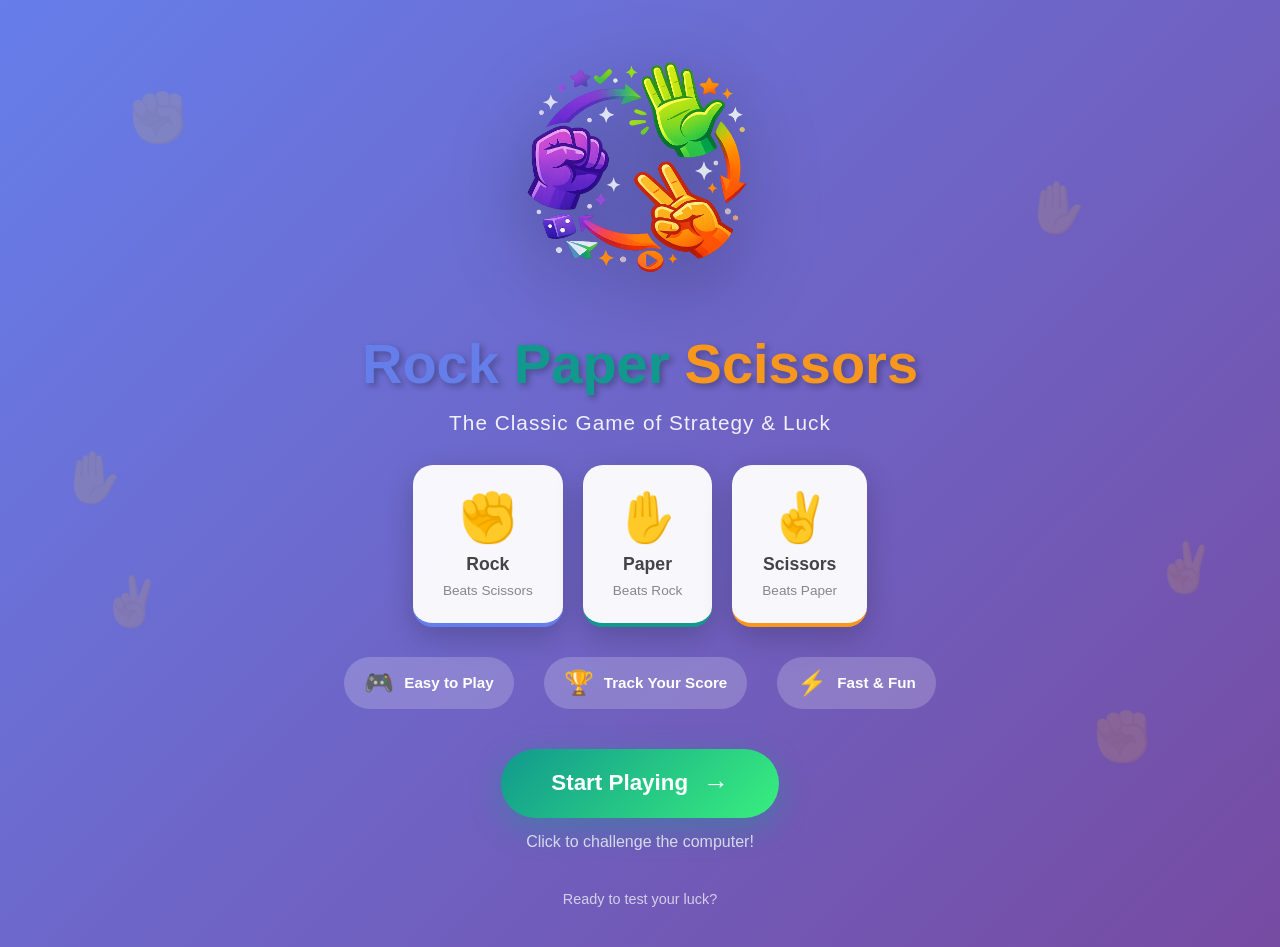
<file: ROCK_PAPER_SCISSOR/HTML-FILE/start.html>
<!DOCTYPE html>
<html lang="en">
<head>
    <meta charset="UTF-8">
    <meta name="viewport" content="width=device-width, initial-scale=1.0">
    <title>Rock Paper Scissors - Start Game</title>
    <link rel="stylesheet" href="../CSS_FILE/start-style.css">
</head>
<body>
    <div class="start-container">
        
        <!-- animated background elements -->
        <div class="bg-shapes">
            <div class="shape shape-1">✊</div>
            <div class="shape shape-2">✋</div>
            <div class="shape shape-3">✌️</div>
            <div class="shape shape-4">✊</div>
            <div class="shape shape-5">✋</div>
            <div class="shape shape-6">✌️</div>
        </div>

        <!-- main content -->
        <div class="content-wrapper">

            <!-- hero image -->
            <div class="hero-section">
                <img src="../IMG/hero-image.png" alt="Rock Paper Scissors" class="hero-image">
            </div>

            <!-- title section -->
            <div class="title-section">
                <h1 class="main-title">
                    <span class="title-rock">Rock</span>
                    <span class="title-paper">Paper</span>
                    <span class="title-scissors">Scissors</span>
                </h1>
                <p class="tagline">The Classic Game of Strategy & Luck</p>
            </div>

            <!-- game preview -->
            <div class="preview-section">
                <div class="preview-cards">
                    <div class="preview-card rock-card">
                        <span class="card-icon">✊</span>
                        <span class="card-name">Rock</span>
                        <span class="card-beats">Beats Scissors</span>
                    </div>
                    <div class="preview-card paper-card">
                        <span class="card-icon">✋</span>
                        <span class="card-name">Paper</span>
                        <span class="card-beats">Beats Rock</span>
                    </div>
                    <div class="preview-card scissors-card">
                        <span class="card-icon">✌️</span>
                        <span class="card-name">Scissors</span>
                        <span class="card-beats">Beats Paper</span>
                    </div>
                </div>
            </div>

            <!-- features -->
            <div class="features-section">
                <div class="feature-item">
                    <span class="feature-icon">🎮</span>
                    <span class="feature-text">Easy to Play</span>
                </div>
                <div class="feature-item">
                    <span class="feature-icon">🏆</span>
                    <span class="feature-text">Track Your Score</span>
                </div>
                <div class="feature-item">
                    <span class="feature-icon">⚡</span>
                    <span class="feature-text">Fast & Fun</span>
                </div>
            </div>

            <div class="cta-section">
                <a href="index.html" class="start-btn">
                    <span class="btn-glow"></span>
                    <span class="btn-text">Start Playing</span>
                    <span class="btn-arrow">→</span>
                </a>
                <p class="cta-hint">Click to challenge the computer!</p>
            </div>
        </div>

        <footer class="start-footer">
            <p>Ready to test your luck?</p>
        </footer>
    </div>
</body>
</html>
</file>
<file: ROCK_PAPER_SCISSOR/CSS_FILE/start-style.css>
* {
    margin: 0;
    padding: 0;
    box-sizing: border-box;
}

body {
    font-family: 'Poppins', sans-serif;
    background: linear-gradient(135deg, #667eea 0%, #764ba2 100%);
    min-height: 100vh;
    overflow-x: hidden;
}

/* start container */
.start-container {
    min-height: 100vh;
    display: flex;
    flex-direction: column;
    position: relative;
    padding: 20px;
}

/* animated background shapes */
.bg-shapes {
    position: fixed;
    top: 0;
    left: 0;
    width: 100%;
    height: 100%;
    pointer-events: none;
    overflow: hidden;
    z-index: 0;
}

.shape {
    position: absolute;
    font-size: 3rem;
    opacity: 0.15;
    animation: float 8s ease-in-out infinite;
}

.shape-1 { top: 10%; left: 10%; animation-delay: 0s; }
.shape-2 { top: 20%; right: 15%; animation-delay: 1s; }
.shape-3 { bottom: 30%; left: 8%; animation-delay: 2s; }
.shape-4 { bottom: 15%; right: 10%; animation-delay: 3s; }
.shape-5 { top: 50%; left: 5%; animation-delay: 4s; }
.shape-6 { top: 60%; right: 5%; animation-delay: 5s; }

@keyframes float {
    0%, 100% {
        transform: translateY(0) rotate(0deg);
    }
    50% {
        transform: translateY(-30px) rotate(10deg);
    }
}

/* content wrapper */
.content-wrapper {
    position: relative;
    z-index: 1;
    max-width: 900px;
    margin: 0 auto;
    width: 100%;
    display: flex;
    flex-direction: column;
    align-items: center;
    padding: 20px 0;
}

/* hero section */
.hero-section {
    margin-bottom: 20px;
    animation: fadeInDown 0.8s ease-out;
}

.hero-image {
    max-width: 400px;
    width: 100%;
    height: auto;
    filter: drop-shadow(0 20px 40px rgba(0, 0, 0, 0.3));
    animation: heroFloat 4s ease-in-out infinite;
}

@keyframes heroFloat {
    0%, 100% {
        transform: translateY(0);
    }
    50% {
        transform: translateY(-15px);
    }
}

@keyframes fadeInDown {
    from {
        opacity: 0;
        transform: translateY(-30px);
    }
    to {
        opacity: 1;
        transform: translateY(0);
    }
}

/* title section */
.title-section {
    text-align: center;
    margin-bottom: 30px;
    animation: fadeInUp 0.8s ease-out 0.2s both;
}

.main-title {
    font-size: 3.5rem;
    font-weight: 800;
    margin-bottom: 15px;
    display: flex;
    flex-wrap: wrap;
    justify-content: center;
    gap: 15px;
}

.main-title span {
    display: inline-block;
    text-shadow: 3px 3px 6px rgba(11, 11, 14, 0.3);
}

.title-rock {
    color: #667eea;
    animation: titleBounce 2s ease-in-out infinite;
}

.title-paper {
    color: #11998e;
    animation: titleBounce 2s ease-in-out infinite 0.3s;
}

.title-scissors {
    color: #f7971e;
    animation: titleBounce 2s ease-in-out infinite 0.6s;
}

@keyframes titleBounce {
    0%, 100% {
        transform: translateY(0);
    }
    50% {
        transform: translateY(-10px);
    }
}

.tagline {
    font-size: 1.3rem;
    color: rgba(255, 255, 255, 0.9);
    font-weight: 400;
    letter-spacing: 1px;
}

@keyframes fadeInUp {
    from {
        opacity: 0;
        transform: translateY(30px);
    }
    to {
        opacity: 1;
        transform: translateY(0);
    }
}

/* preview section */
.preview-section {
    margin-bottom: 30px;
    animation: fadeInUp 0.8s ease-out 0.4s both;
}

.preview-cards {
    display: flex;
    gap: 20px;
    flex-wrap: wrap;
    justify-content: center;
}

.preview-card {
    background: rgba(255, 255, 255, 0.95);
    border-radius: 20px;
    padding: 25px 30px;
    display: flex;
    flex-direction: column;
    align-items: center;
    gap: 8px;
    box-shadow: 0 10px 30px rgba(0, 0, 0, 0.2);
    transition: all 0.3s ease;
    min-width: 120px;
}

.preview-card:hover {
    transform: translateY(-10px) scale(1.05);
    box-shadow: 0 20px 40px rgba(0, 0, 0, 0.3);
}

.rock-card {
    border-bottom: 4px solid #667eea;
}

.paper-card {
    border-bottom: 4px solid #11998e;
}

.scissors-card {
    border-bottom: 4px solid #f7971e;
}

.card-icon {
    font-size: 3rem;
}

.card-name {
    font-size: 1.1rem;
    font-weight: 700;
    color: #444;
}

.card-beats {
    font-size: 0.85rem;
    color: #888;
    font-weight: 500;
}

/*features section */
.features-section {
    display: flex;
    gap: 30px;
    flex-wrap: wrap;
    justify-content: center;
    margin-bottom: 40px;
    animation: fadeInUp 0.8s ease-out 0.6s both;
}

.feature-item {
    display: flex;
    align-items: center;
    gap: 10px;
    background: rgba(255, 255, 255, 0.2);
    padding: 12px 20px;
    border-radius: 30px;
    backdrop-filter: blur(10px);
    transition: all 0.3s ease;
}

.feature-item:hover {
    background: rgba(255, 255, 255, 0.3);
    transform: scale(1.05);
}

.feature-icon {
    font-size: 1.5rem;
}

.feature-text {
    color: white;
    font-weight: 600;
    font-size: 0.95rem;
}

.cta-section {
    display: flex;
    flex-direction: column;
    align-items: center;
    gap: 15px;
    animation: fadeInUp 0.8s ease-out 0.8s both;
}

.start-btn {
    position: relative;
    display: inline-flex;
    align-items: center;
    gap: 15px;
    padding: 20px 50px;
    background: linear-gradient(135deg, #11998e 0%, #38ef7d 100%);
    border-radius: 50px;
    text-decoration: none;
    color: white;
    font-size: 1.4rem;
    font-weight: 700;
    box-shadow: 0 10px 30px rgba(17, 153, 142, 0.4);
    transition: all 0.3s ease;
    overflow: hidden;
}

.start-btn:hover {
    transform: translateY(-5px) scale(1.02);
    box-shadow: 0 20px 40px rgba(17, 153, 142, 0.5);
}

.start-btn:active {
    transform: translateY(-2px);
}

.btn-glow {
    position: absolute;
    top: 0;
    left: -100%;
    width: 100%;
    height: 100%;
    background: linear-gradient(
        90deg,
        transparent,
        rgba(255, 255, 255, 0.3),
        transparent
    );
    animation: btnGlow 2s infinite;
}

@keyframes btnGlow {
    0% {
        left: -100%;
    }
    100% {
        left: 100%;
    }
}

.btn-text {
    position: relative;
    z-index: 1;
}

.btn-arrow {
    position: relative;
    z-index: 1;
    font-size: 1.6rem;
    transition: transform 0.3s ease;
}

.start-btn:hover .btn-arrow {
    transform: translateX(5px);
}

.cta-hint {
    color: rgba(255, 255, 255, 0.8);
    font-size: 1rem;
    font-weight: 500;
}

.start-footer {
    margin-top: auto;
    text-align: center;
    padding: 20px;
    animation: fadeIn 1s ease-out 1s both;
}

.start-footer p {
    color: rgba(255, 255, 255, 0.7);
    font-size: 0.9rem;
}

@keyframes fadeIn {
    from {
        opacity: 0;
    }
    to {
        opacity: 1;
    }
}

@media (max-width: 768px) {
    .hero-image {
        max-width: 280px;
    }

    .main-title {
        font-size: 2.2rem;
        gap: 10px;
    }

    .tagline {
        font-size: 1rem;
    }

    .preview-cards {
        gap: 15px;
    }

    .preview-card {
        padding: 20px 25px;
        min-width: 100px;
    }

    .card-icon {
        font-size: 2.5rem;
    }

    .features-section {
        gap: 15px;
    }

    .feature-item {
        padding: 10px 15px;
    }

    .feature-text {
        font-size: 0.85rem;
    }

    .start-btn {
        padding: 18px 40px;
        font-size: 1.2rem;
    }

    .shape {
        font-size: 2rem;
    }
}

@media (max-width: 480px) {
    .start-container {
        padding: 15px;
    }

    .hero-image {
        max-width: 220px;
    }

    .main-title {
        font-size: 1.8rem;
        flex-direction: column;
        gap: 5px;
    }

    .tagline {
        font-size: 0.9rem;
    }

    .preview-cards {
        flex-direction: column;
        align-items: center;
    }

    .preview-card {
        width: 100%;
        max-width: 200px;
        flex-direction: row;
        justify-content: space-between;
        padding: 15px 20px;
    }

    .card-icon {
        font-size: 2rem;
    }

    .card-name {
        font-size: 1rem;
    }

    .card-beats {
        font-size: 0.8rem;
    }

    .features-section {
        flex-direction: column;
        align-items: center;
    }

    .feature-item {
        width: 100%;
        max-width: 200px;
        justify-content: center;
    }

    .start-btn {
        padding: 16px 35px;
        font-size: 1.1rem;
    }

    .cta-hint {
        font-size: 0.85rem;
    }
}
</file>
